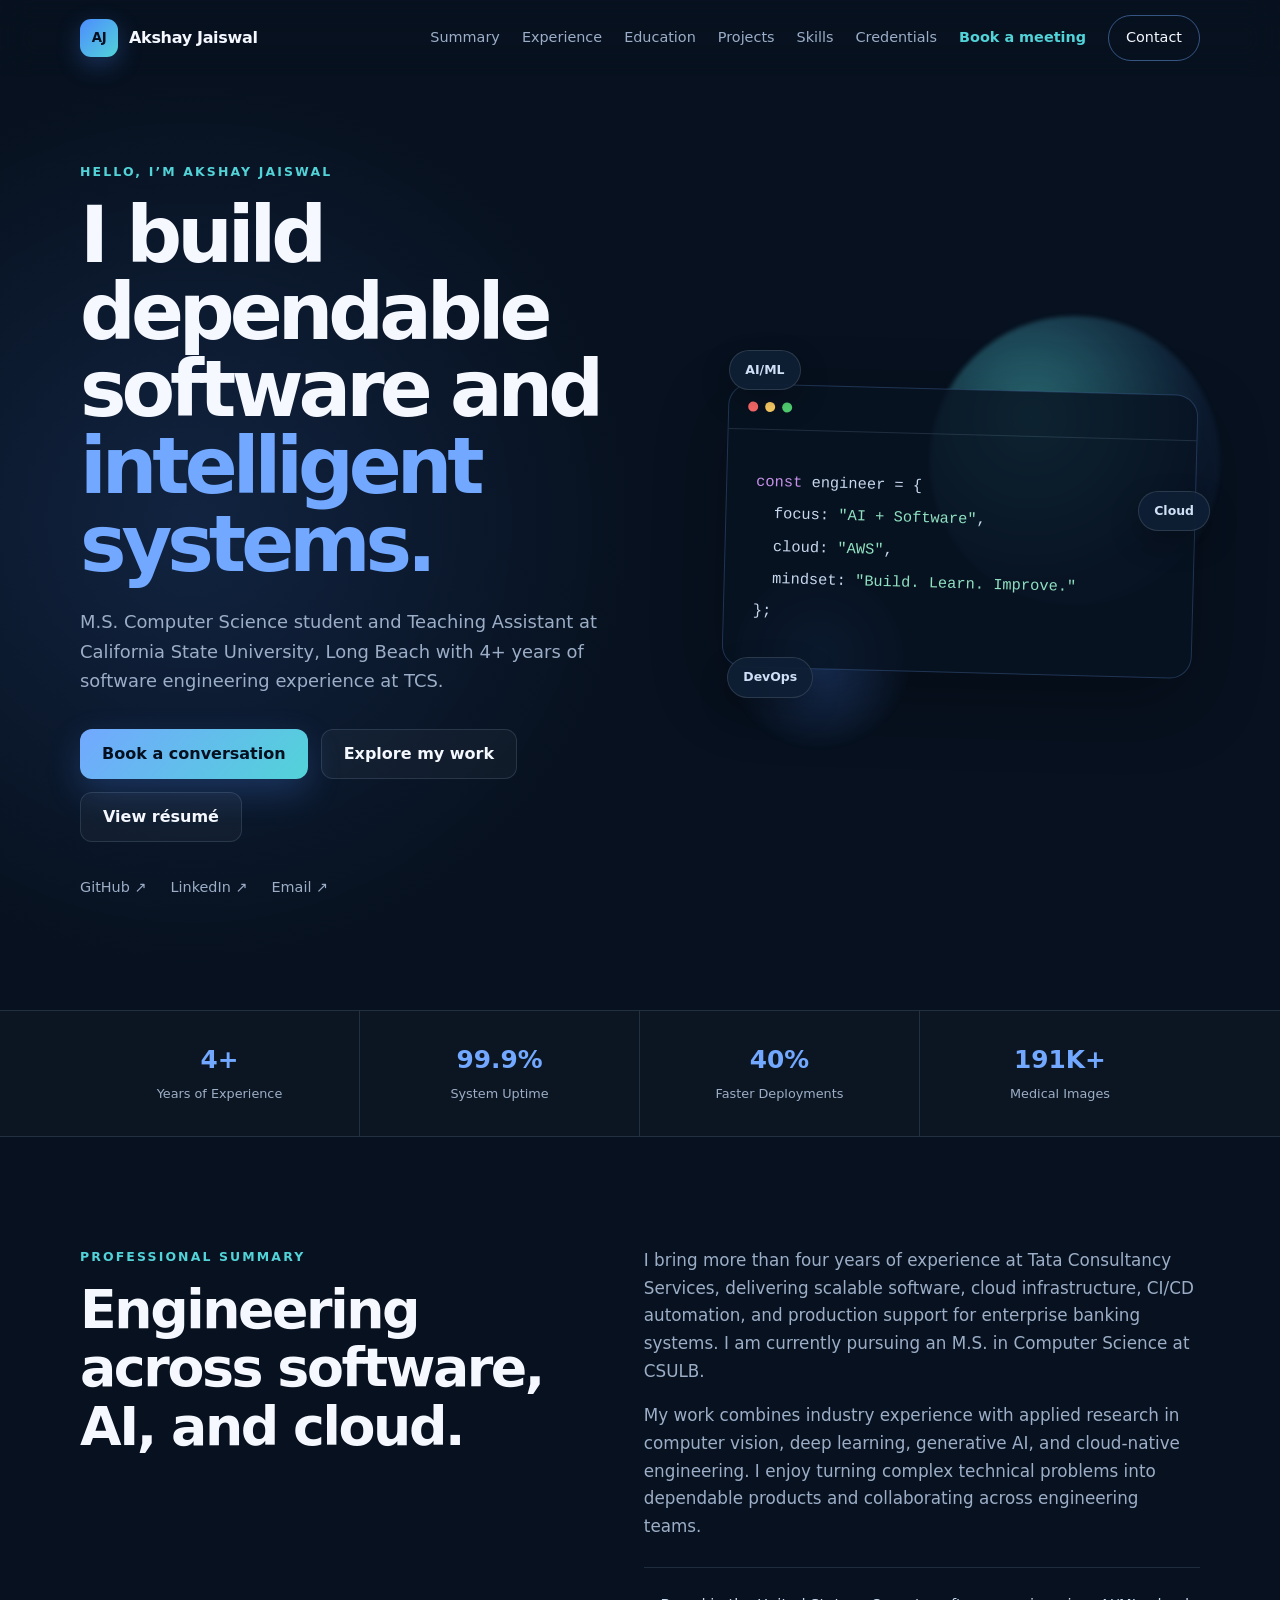
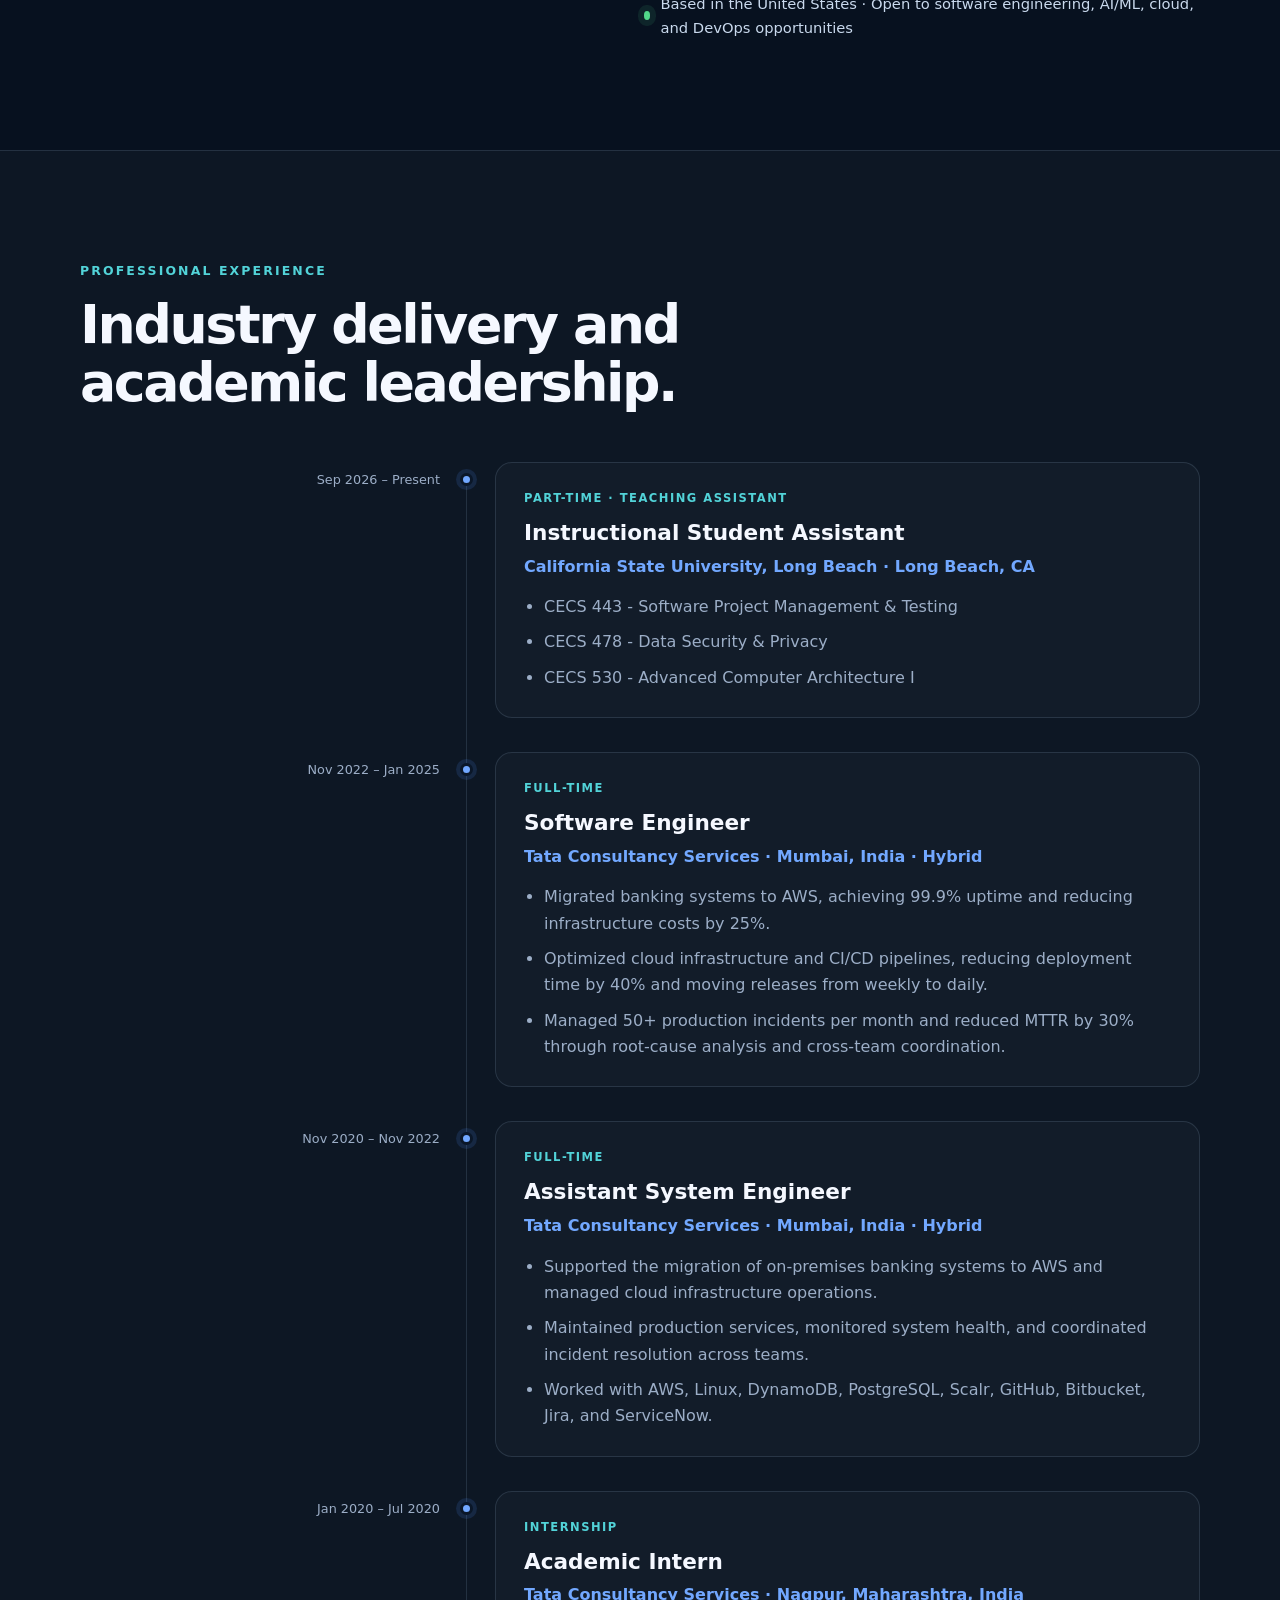
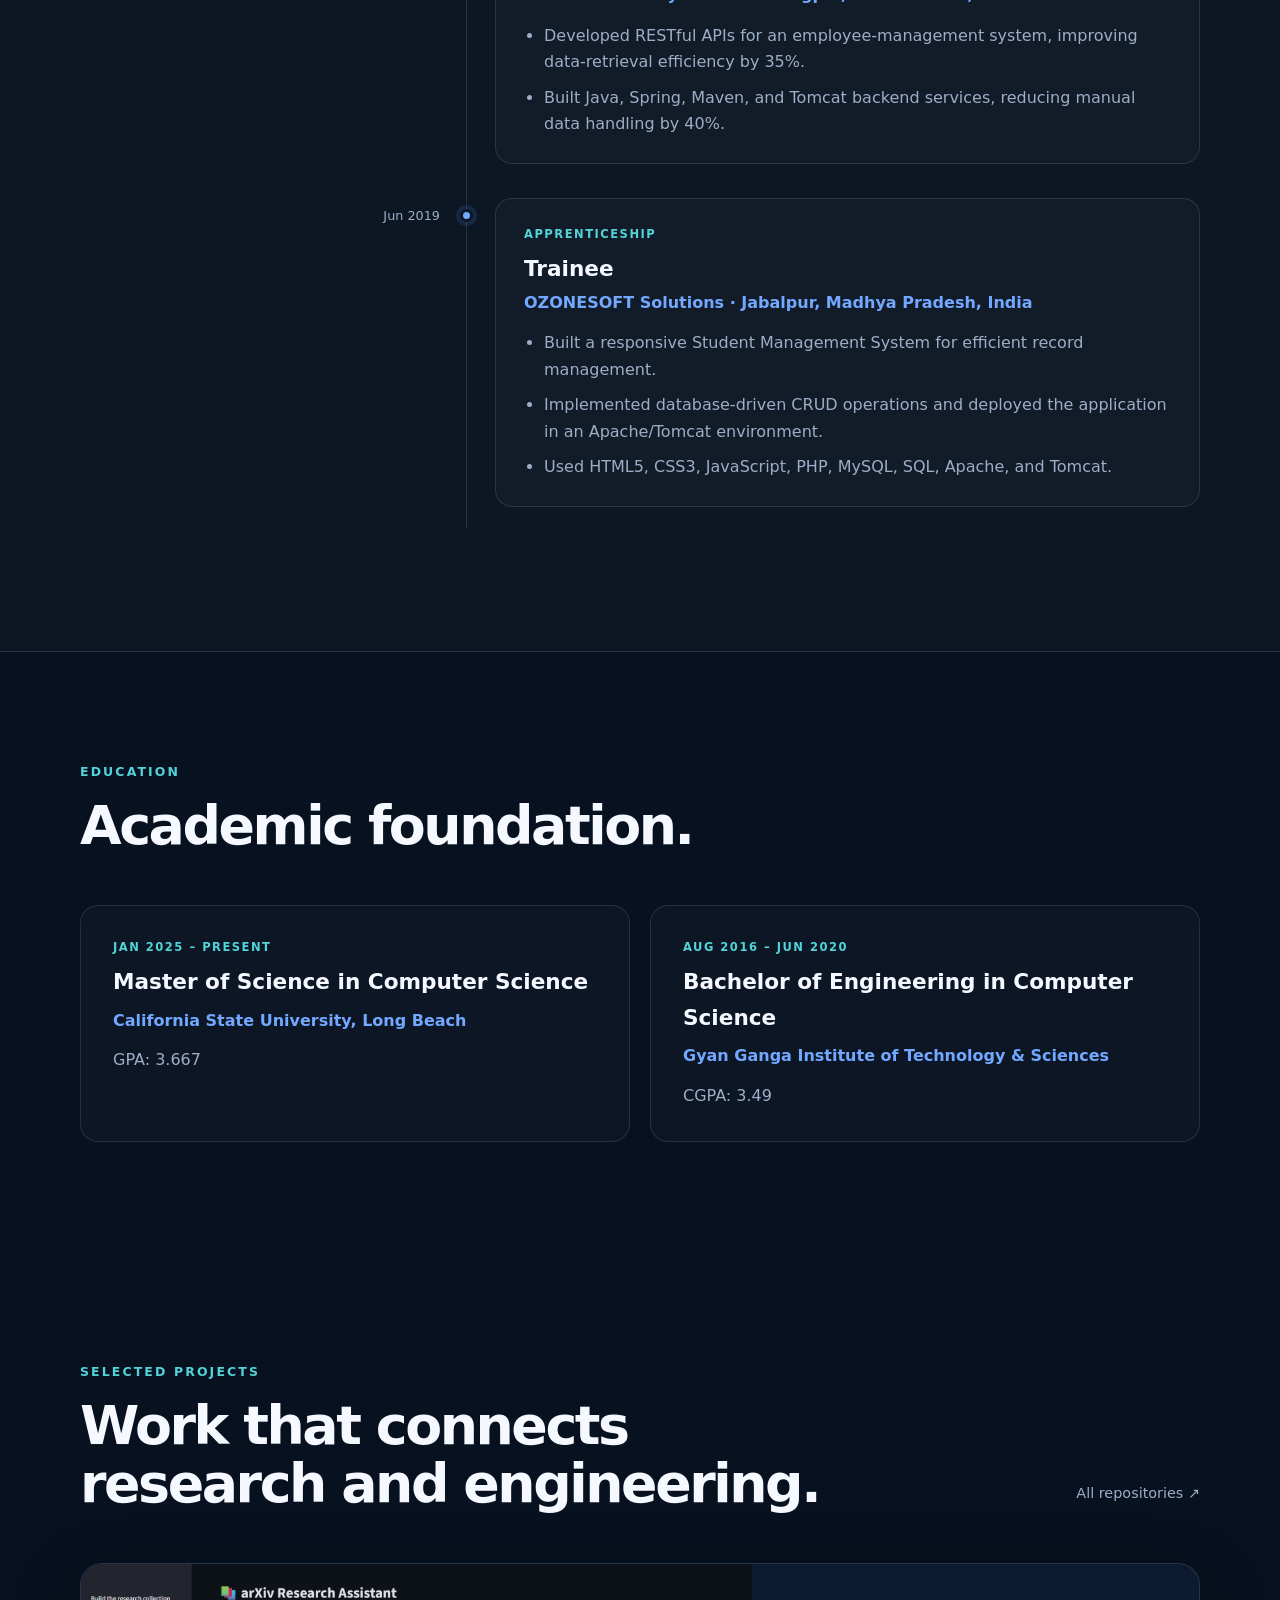
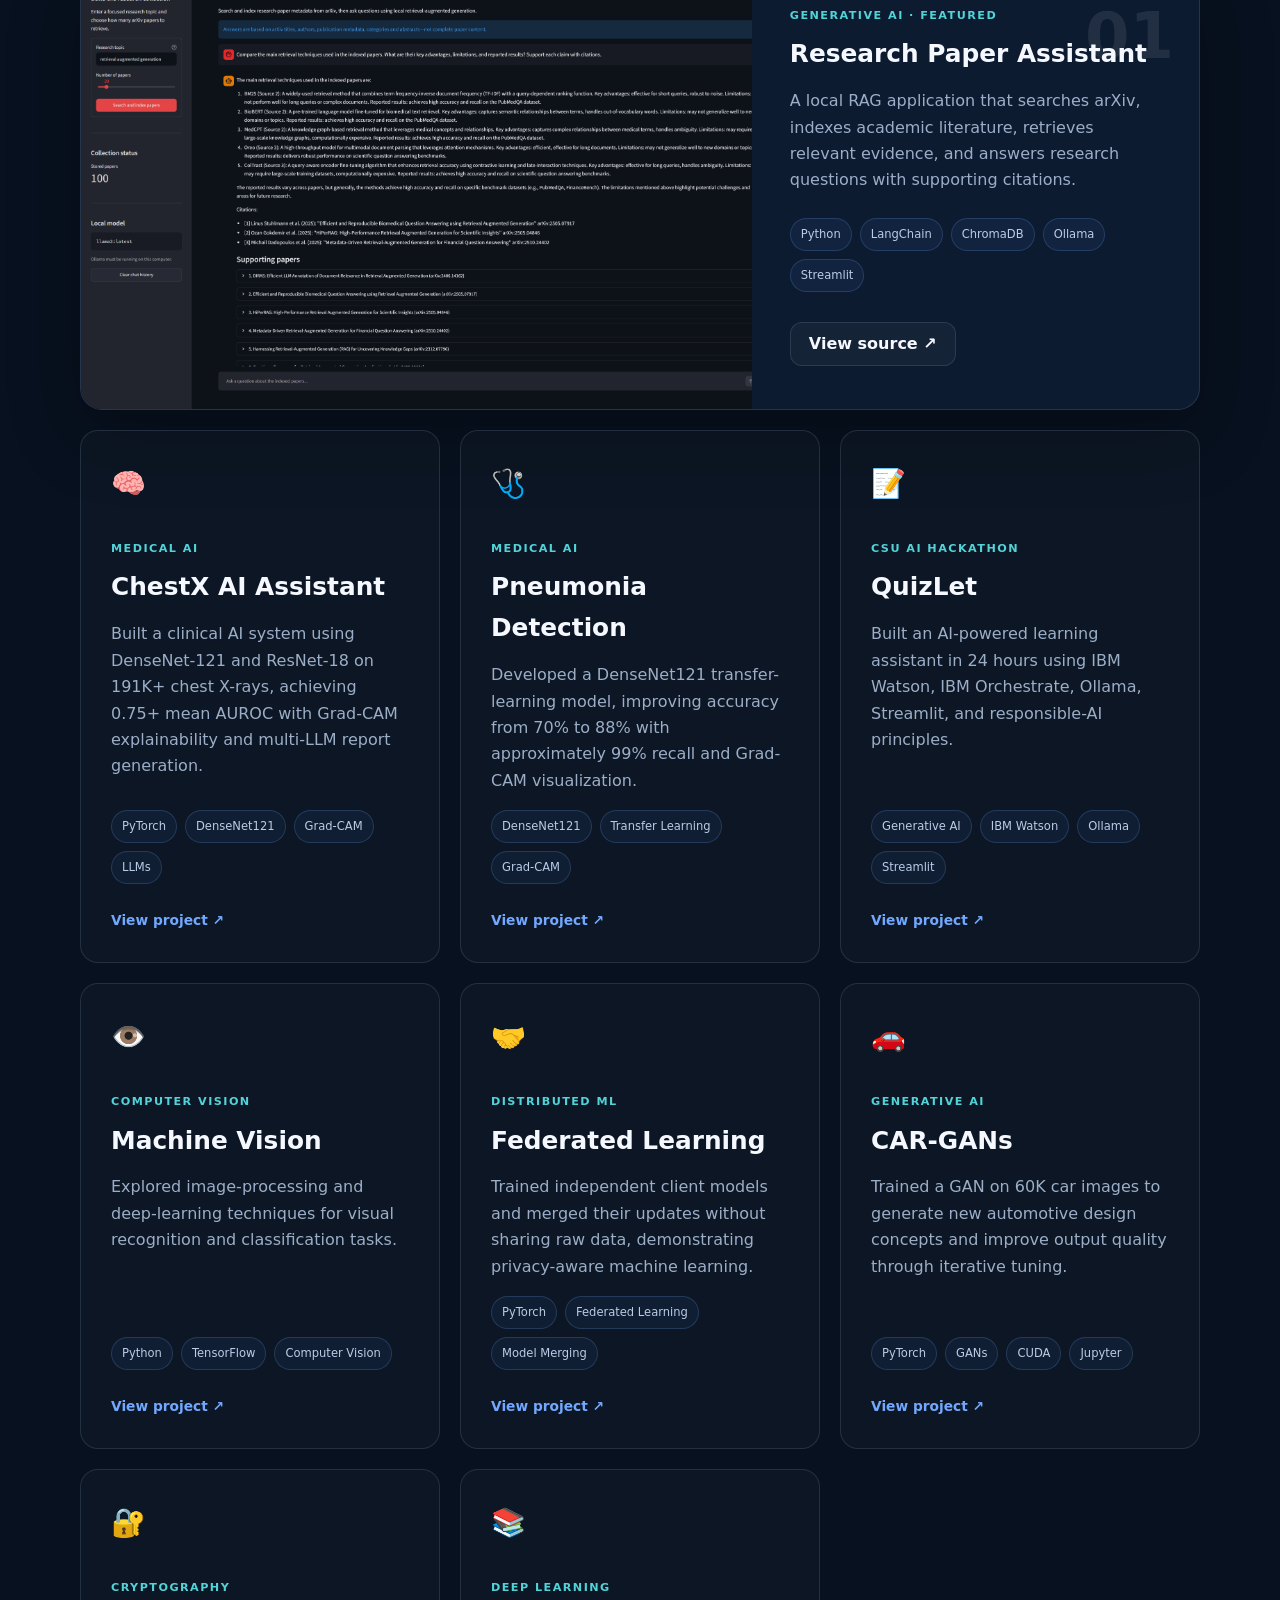
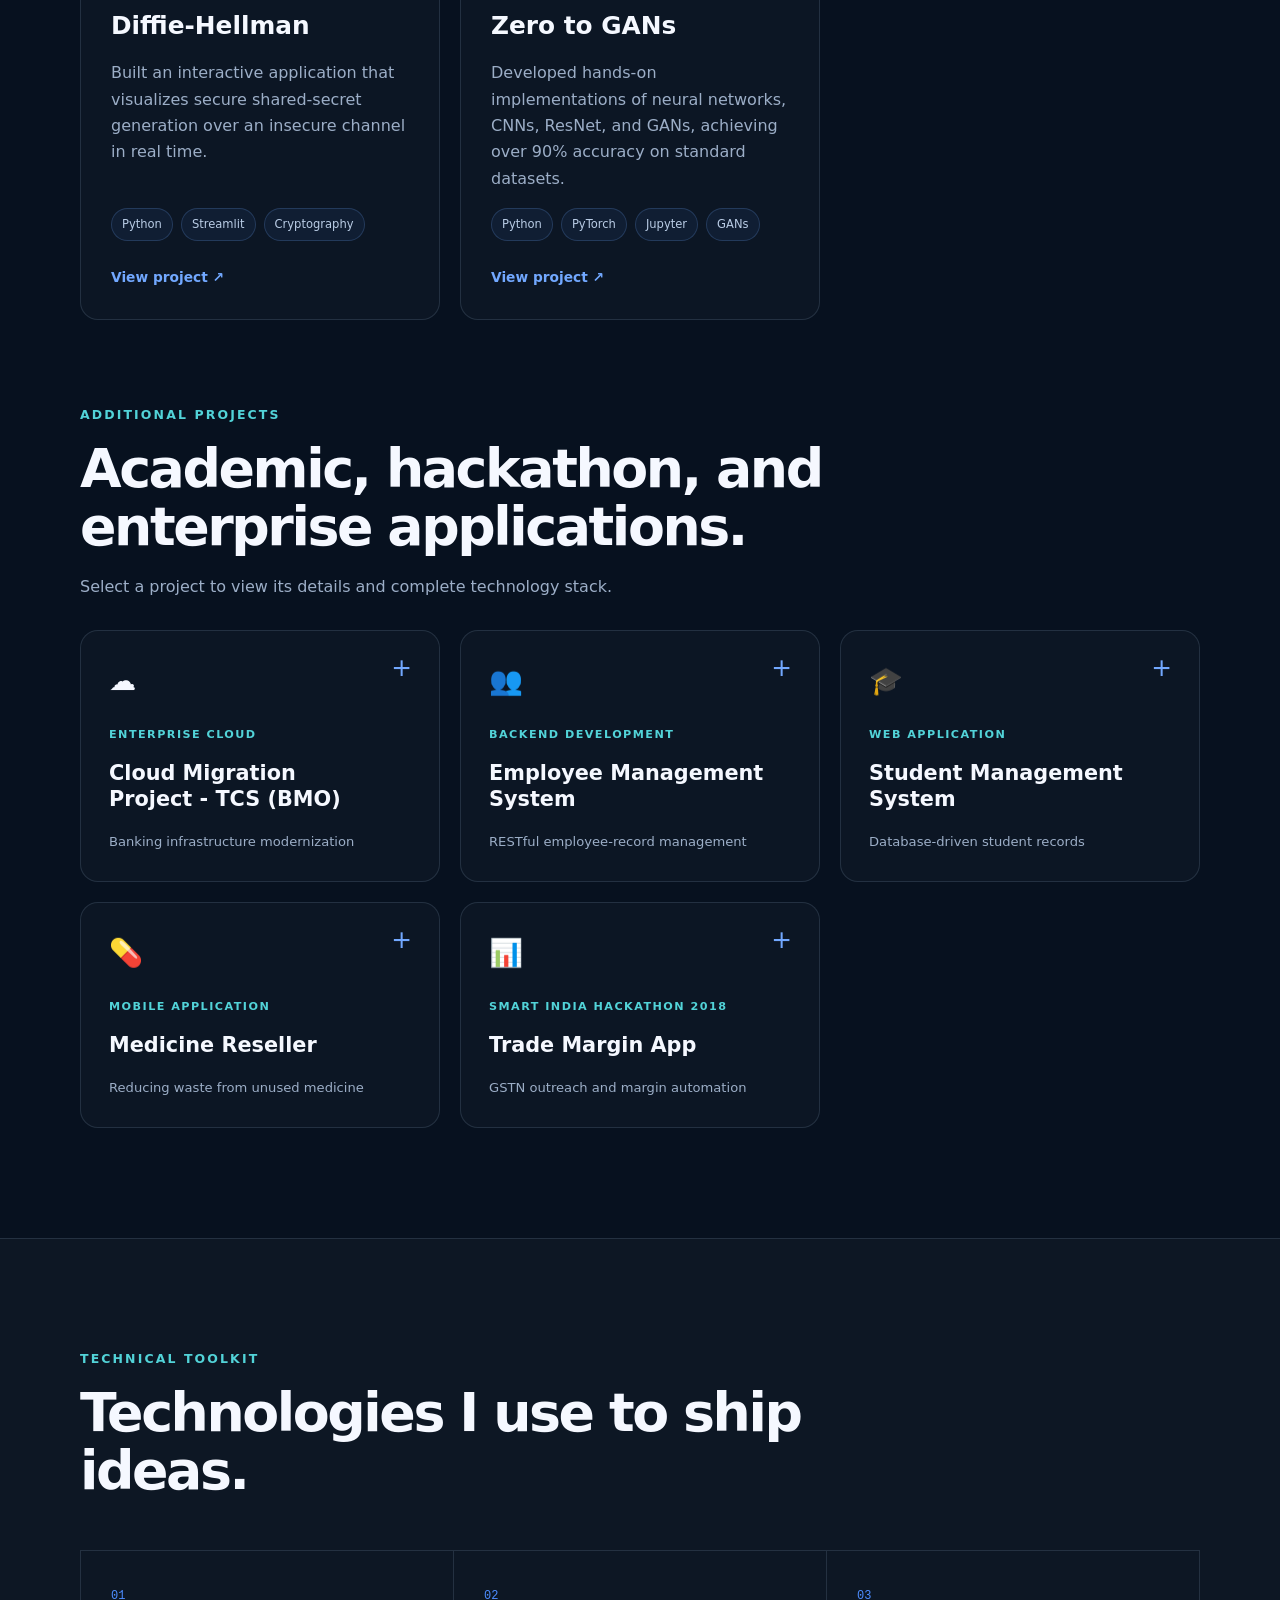
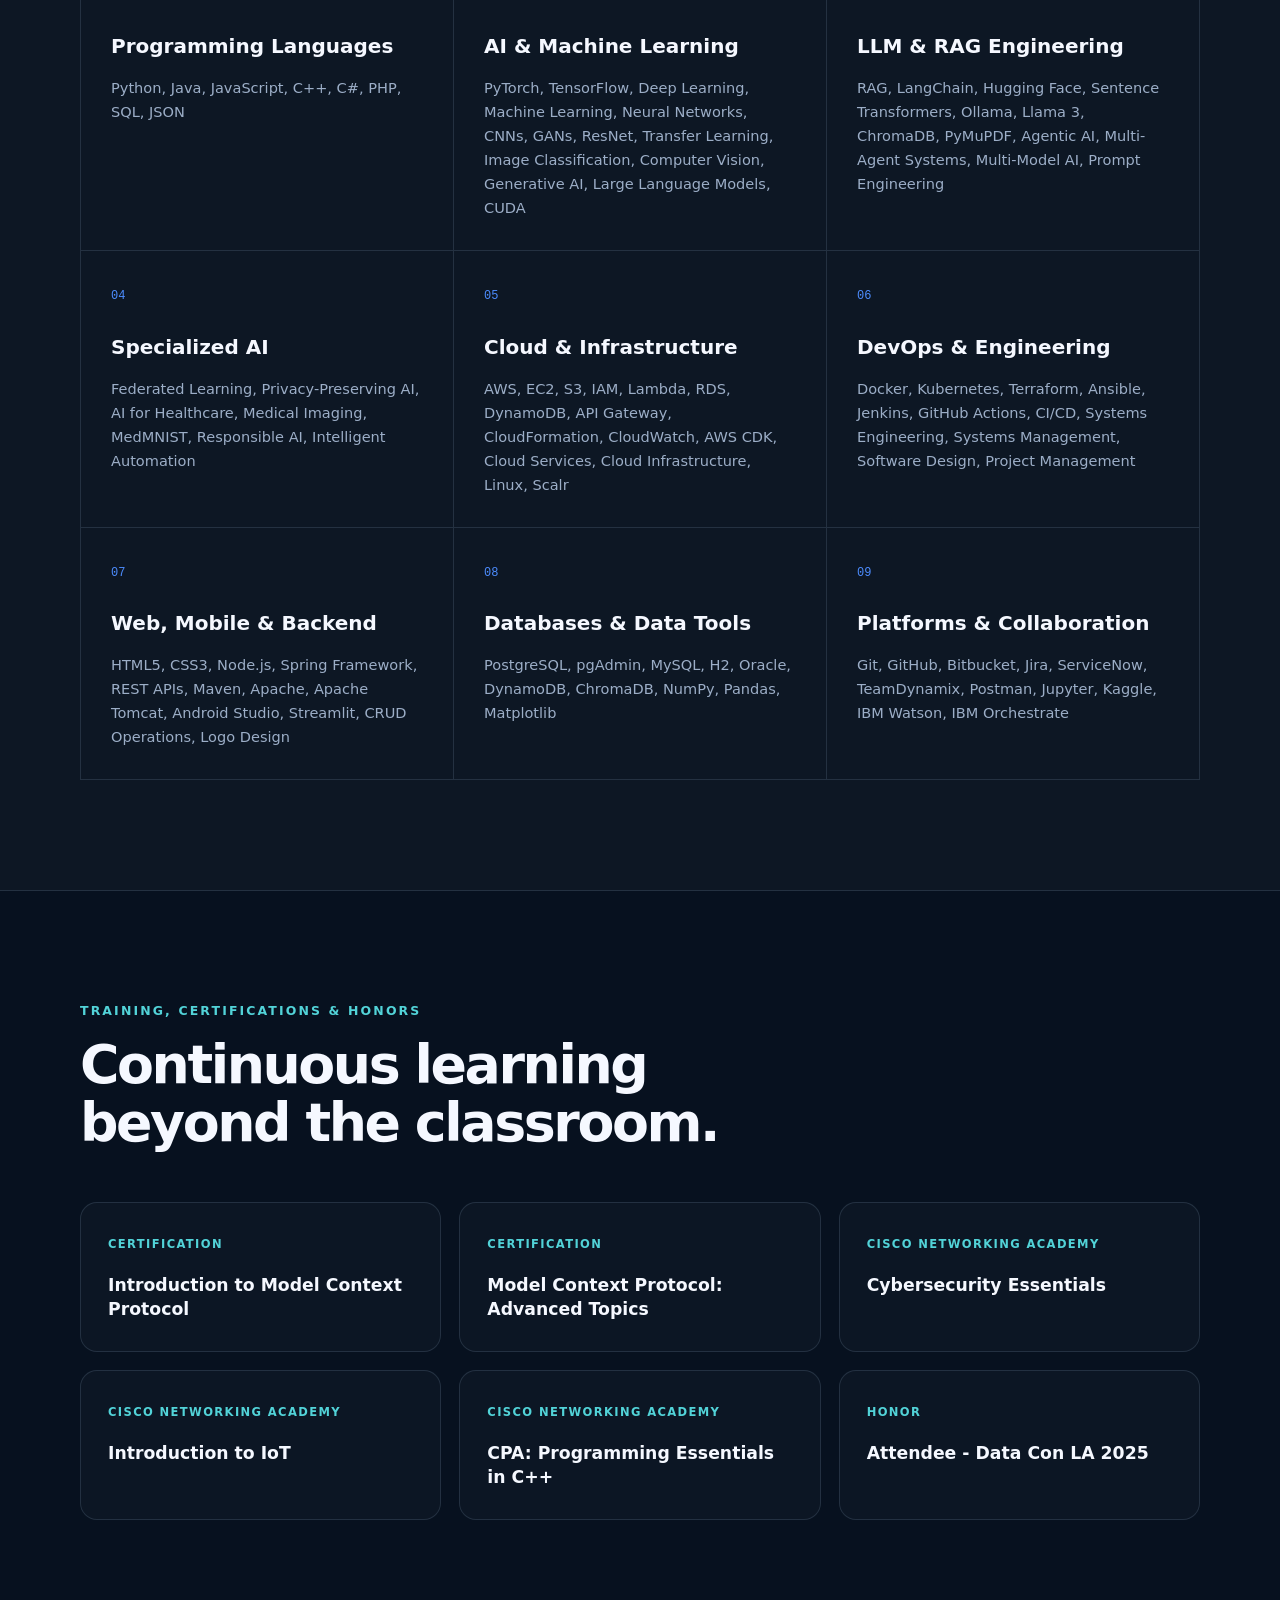
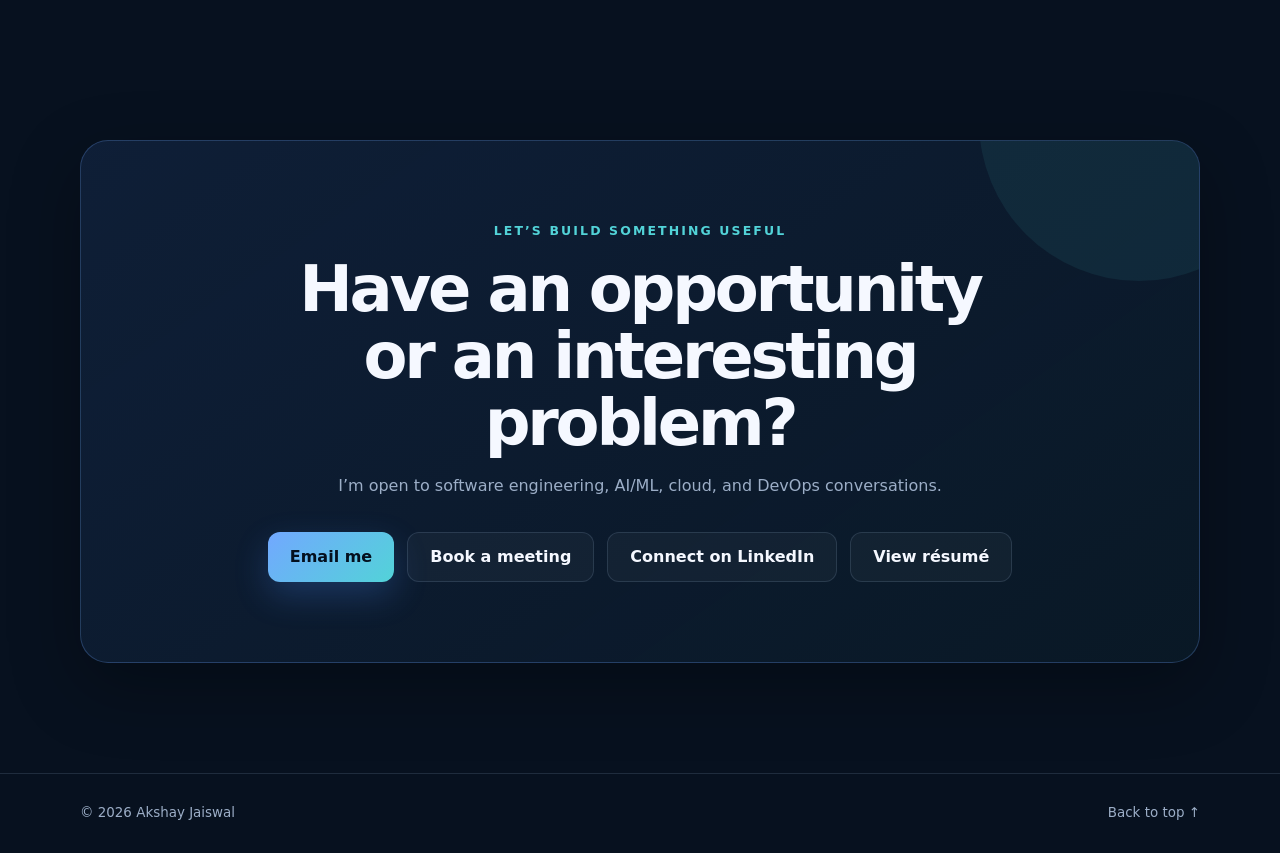
<file: index.html>
<!doctype html>
<html lang="en">
  <head>
    <meta charset="UTF-8" />
    <meta name="viewport" content="width=device-width, initial-scale=1.0" />
    <meta
      name="description"
      content="Akshay Jaiswal — Software, AI/ML, Cloud and DevOps Engineer. M.S. Computer Science student at CSULB and former TCS Software Engineer."
    />
    <meta name="theme-color" content="#07111f" />
    <title>Akshay Jaiswal | Software & AI/ML Engineer</title>
    <link rel="stylesheet" href="styles.css" />
  </head>
  <body>
    <header class="site-header" id="top">
      <nav class="nav container" aria-label="Main navigation">
        <a class="brand" href="#top" aria-label="Akshay Jaiswal home">
          <span class="brand-mark">AJ</span>
          <span>Akshay Jaiswal</span>
        </a>
        <button class="menu-toggle" type="button" aria-expanded="false" aria-controls="nav-links">
          <span></span><span></span><span></span>
          <span class="sr-only">Open navigation</span>
        </button>
        <div class="nav-links" id="nav-links">
          <a href="#summary">Summary</a>
          <a href="#experience">Experience</a>
          <a href="#education">Education</a>
          <a href="#projects">Projects</a>
          <a href="#skills">Skills</a>
          <a href="#certifications">Credentials</a>
          <a class="nav-book" href="booking.html">Book a meeting</a>
          <a class="nav-cta" href="#contact">Contact</a>
        </div>
      </nav>
    </header>

    <main>
      <section class="hero section container" aria-labelledby="hero-title">
        <div class="hero-copy reveal">
          <p class="eyebrow">Hello, I’m Akshay Jaiswal</p>
          <h1 id="hero-title">
            I build dependable software and
            <span>intelligent systems.</span>
          </h1>
          <p class="hero-description">
            M.S. Computer Science student and Teaching Assistant at California State University,
            Long Beach with 4+ years of software engineering experience at TCS.
          </p>
          <div class="hero-actions">
            <a class="button primary" href="booking.html">Book a conversation</a>
            <a class="button secondary" href="#projects">Explore my work</a>
            <a class="button secondary" href="assets/Akshay-Jaiswal-Resume.pdf" target="_blank">View résumé</a>
          </div>
          <div class="hero-links" aria-label="Social links">
            <a href="https://github.com/Jaiswal-Akshay" target="_blank" rel="noreferrer">GitHub ↗</a>
            <a href="https://www.linkedin.com/in/akshay-jaiswal-profile/" target="_blank" rel="noreferrer">LinkedIn ↗</a>
            <a href="mailto:jaiswalakshay57@gmail.com">Email ↗</a>
          </div>
        </div>

        <div class="hero-visual reveal" aria-label="Engineering focus areas">
          <div class="orb orb-one"></div>
          <div class="orb orb-two"></div>
          <div class="code-window">
            <div class="window-bar"><span></span><span></span><span></span></div>
            <div class="code-content">
              <p><span class="code-muted">const</span> engineer = {</p>
              <p>&nbsp;&nbsp;focus: <span class="code-string">"AI + Software"</span>,</p>
              <p>&nbsp;&nbsp;cloud: <span class="code-string">"AWS"</span>,</p>
              <p>&nbsp;&nbsp;mindset: <span class="code-string">"Build. Learn. Improve."</span></p>
              <p>};</p>
            </div>
          </div>
          <div class="floating-chip chip-one">AI/ML</div>
          <div class="floating-chip chip-two">Cloud</div>
          <div class="floating-chip chip-three">DevOps</div>
        </div>
      </section>

      <section class="metrics" aria-label="Profile highlights">
        <div class="container metric-grid">
          <div><strong>4+</strong><span>Years of Experience</span></div>
          <div><strong>99.9%</strong><span>System Uptime</span></div>
          <div><strong>40%</strong><span>Faster Deployments</span></div>
          <div><strong>191K+</strong><span>Medical Images</span></div>
        </div>
      </section>

      <section class="section container split-section" id="summary" aria-labelledby="summary-title">
        <div class="section-heading reveal">
          <p class="eyebrow">Professional summary</p>
          <h2 id="summary-title">Engineering across software, AI, and cloud.</h2>
        </div>
        <div class="about-copy reveal">
          <p>
            I bring more than four years of experience at Tata Consultancy Services, delivering
            scalable software, cloud infrastructure, CI/CD automation, and production support for
            enterprise banking systems. I am currently pursuing an M.S. in Computer Science at CSULB.
          </p>
          <p>
            My work combines industry experience with applied research in computer vision, deep
            learning, generative AI, and cloud-native engineering. I enjoy turning complex technical
            problems into dependable products and collaborating across engineering teams.
          </p>
          <div class="availability">
            <span class="status-dot"></span>
            Based in the United States · Open to software engineering, AI/ML, cloud, and DevOps opportunities
          </div>
        </div>
      </section>

      <section class="section section-muted" id="experience" aria-labelledby="experience-title">
        <div class="container">
          <div class="section-heading reveal">
            <p class="eyebrow">Professional experience</p>
            <h2 id="experience-title">Industry delivery and academic leadership.</h2>
          </div>
          <div class="timeline">
            <article class="timeline-item reveal">
              <div class="timeline-marker"></div>
              <div class="timeline-date">Sep 2026 – Present</div>
              <div class="timeline-card">
                <p class="role-type">Part-time · Teaching Assistant</p>
                <h3>Instructional Student Assistant</h3>
                <p class="organization">California State University, Long Beach · Long Beach, CA</p>
                <ul class="achievement-list">
                  <li>CECS 443 - Software Project Management &amp; Testing</li>
                  <li>CECS 478 - Data Security &amp; Privacy</li>
                  <li>CECS 530 - Advanced Computer Architecture I</li>
                </ul>
              </div>
            </article>
            <article class="timeline-item reveal">
              <div class="timeline-marker"></div>
              <div class="timeline-date">Nov 2022 – Jan 2025</div>
              <div class="timeline-card">
                <p class="role-type">Full-time</p>
                <h3>Software Engineer</h3>
                <p class="organization">Tata Consultancy Services · Mumbai, India · Hybrid</p>
                <ul class="achievement-list">
                  <li>Migrated banking systems to AWS, achieving 99.9% uptime and reducing infrastructure costs by 25%.</li>
                  <li>Optimized cloud infrastructure and CI/CD pipelines, reducing deployment time by 40% and moving releases from weekly to daily.</li>
                  <li>Managed 50+ production incidents per month and reduced MTTR by 30% through root-cause analysis and cross-team coordination.</li>
                </ul>
              </div>
            </article>
            <article class="timeline-item reveal">
              <div class="timeline-marker"></div>
              <div class="timeline-date">Nov 2020 – Nov 2022</div>
              <div class="timeline-card">
                <p class="role-type">Full-time</p>
                <h3>Assistant System Engineer</h3>
                <p class="organization">Tata Consultancy Services · Mumbai, India · Hybrid</p>
                <ul class="achievement-list">
                  <li>Supported the migration of on-premises banking systems to AWS and managed cloud infrastructure operations.</li>
                  <li>Maintained production services, monitored system health, and coordinated incident resolution across teams.</li>
                  <li>Worked with AWS, Linux, DynamoDB, PostgreSQL, Scalr, GitHub, Bitbucket, Jira, and ServiceNow.</li>
                </ul>
              </div>
            </article>
            <article class="timeline-item reveal">
              <div class="timeline-marker"></div>
              <div class="timeline-date">Jan 2020 – Jul 2020</div>
              <div class="timeline-card">
                <p class="role-type">Internship</p>
                <h3>Academic Intern</h3>
                <p class="organization">Tata Consultancy Services · Nagpur, Maharashtra, India</p>
                <ul class="achievement-list">
                  <li>Developed RESTful APIs for an employee-management system, improving data-retrieval efficiency by 35%.</li>
                  <li>Built Java, Spring, Maven, and Tomcat backend services, reducing manual data handling by 40%.</li>
                </ul>
              </div>
            </article>
            <article class="timeline-item reveal">
              <div class="timeline-marker"></div>
              <div class="timeline-date">Jun 2019</div>
              <div class="timeline-card">
                <p class="role-type">Apprenticeship</p>
                <h3>Trainee</h3>
                <p class="organization">OZONESOFT Solutions · Jabalpur, Madhya Pradesh, India</p>
                <ul class="achievement-list">
                  <li>Built a responsive Student Management System for efficient record management.</li>
                  <li>Implemented database-driven CRUD operations and deployed the application in an Apache/Tomcat environment.</li>
                  <li>Used HTML5, CSS3, JavaScript, PHP, MySQL, SQL, Apache, and Tomcat.</li>
                </ul>
              </div>
            </article>
          </div>
        </div>
      </section>

      <section class="section container" id="education" aria-labelledby="education-title">
        <div class="section-heading reveal">
          <p class="eyebrow">Education</p>
          <h2 id="education-title">Academic foundation.</h2>
        </div>
        <div class="education-grid">
          <article class="education-card reveal">
            <p class="role-type">Jan 2025 – Present</p>
            <h3>Master of Science in Computer Science</h3>
            <p class="organization">California State University, Long Beach</p>
            <p>GPA: 3.667</p>
          </article>
          <article class="education-card reveal">
            <p class="role-type">Aug 2016 – Jun 2020</p>
            <h3>Bachelor of Engineering in Computer Science</h3>
            <p class="organization">Gyan Ganga Institute of Technology &amp; Sciences</p>
            <p>CGPA: 3.49</p>
          </article>
        </div>
      </section>

      <section class="section container" id="projects" aria-labelledby="projects-title">
        <div class="section-heading project-heading reveal">
          <div>
            <p class="eyebrow">Selected projects</p>
            <h2 id="projects-title">Work that connects research and engineering.</h2>
          </div>
          <a class="text-link" href="https://github.com/Jaiswal-Akshay?tab=repositories" target="_blank" rel="noreferrer">All repositories ↗</a>
        </div>

        <div class="featured-project reveal">
          <div class="project-image research-image">
            <img src="assets/research-paper-assistant.png" alt="Research Paper Assistant Streamlit interface" />
          </div>
          <div class="project-content">
            <div class="project-number">01</div>
            <p class="project-type">Generative AI · Featured</p>
            <h3>Research Paper Assistant</h3>
            <p>
              A local RAG application that searches arXiv, indexes academic literature, retrieves
              relevant evidence, and answers research questions with supporting citations.
            </p>
            <ul class="tag-list" aria-label="Technologies">
              <li>Python</li><li>LangChain</li><li>ChromaDB</li><li>Ollama</li><li>Streamlit</li>
            </ul>
            <a class="button secondary small" href="https://github.com/Jaiswal-Akshay/Research-Paper-Assistant" target="_blank" rel="noreferrer">View source ↗</a>
          </div>
        </div>

        <div class="project-grid">
          <article class="project-card reveal">
            <div class="card-icon">🧠</div>
            <p class="project-type">Medical AI</p>
            <h3>ChestX AI Assistant</h3>
            <p>Built a clinical AI system using DenseNet-121 and ResNet-18 on 191K+ chest X-rays, achieving 0.75+ mean AUROC with Grad-CAM explainability and multi-LLM report generation.</p>
            <ul class="tag-list"><li>PyTorch</li><li>DenseNet121</li><li>Grad-CAM</li><li>LLMs</li></ul>
            <a href="https://github.com/Jaiswal-Akshay/ChestX-AI-Assistant" target="_blank" rel="noreferrer">View project ↗</a>
          </article>
          <article class="project-card reveal">
            <div class="card-icon">🩺</div>
            <p class="project-type">Medical AI</p>
            <h3>Pneumonia Detection</h3>
            <p>Developed a DenseNet121 transfer-learning model, improving accuracy from 70% to 88% with approximately 99% recall and Grad-CAM visualization.</p>
            <ul class="tag-list"><li>DenseNet121</li><li>Transfer Learning</li><li>Grad-CAM</li></ul>
            <a href="https://github.com/Jaiswal-Akshay/Pneumonia-Detection-with-Transfer-Learning" target="_blank" rel="noreferrer">View project ↗</a>
          </article>
          <article class="project-card reveal">
            <div class="card-icon">📝</div>
            <p class="project-type">CSU AI Hackathon</p>
            <h3>QuizLet</h3>
            <p>Built an AI-powered learning assistant in 24 hours using IBM Watson, IBM Orchestrate, Ollama, Streamlit, and responsible-AI principles.</p>
            <ul class="tag-list"><li>Generative AI</li><li>IBM Watson</li><li>Ollama</li><li>Streamlit</li></ul>
            <a href="https://github.com/AshuAhlawat/QuizLet" target="_blank" rel="noreferrer">View project ↗</a>
          </article>
        </div>

        <div class="project-grid all-projects-grid">
          <article class="project-card reveal">
            <div class="card-icon">👁️</div>
            <p class="project-type">Computer Vision</p>
            <h3>Machine Vision</h3>
            <p>Explored image-processing and deep-learning techniques for visual recognition and classification tasks.</p>
            <ul class="tag-list"><li>Python</li><li>TensorFlow</li><li>Computer Vision</li></ul>
            <a href="https://github.com/Jaiswal-Akshay/Machine-Vision" target="_blank" rel="noreferrer">View project ↗</a>
          </article>
          <article class="project-card reveal">
            <div class="card-icon">🤝</div>
            <p class="project-type">Distributed ML</p>
            <h3>Federated Learning</h3>
            <p>Trained independent client models and merged their updates without sharing raw data, demonstrating privacy-aware machine learning.</p>
            <ul class="tag-list"><li>PyTorch</li><li>Federated Learning</li><li>Model Merging</li></ul>
            <a href="https://github.com/Jaiswal-Akshay/Federated-Learning---Merging-Models" target="_blank" rel="noreferrer">View project ↗</a>
          </article>
          <article class="project-card reveal">
            <div class="card-icon">🚗</div>
            <p class="project-type">Generative AI</p>
            <h3>CAR-GANs</h3>
            <p>Trained a GAN on 60K car images to generate new automotive design concepts and improve output quality through iterative tuning.</p>
            <ul class="tag-list"><li>PyTorch</li><li>GANs</li><li>CUDA</li><li>Jupyter</li></ul>
            <a href="https://github.com/Jaiswal-Akshay/CAR-GANs" target="_blank" rel="noreferrer">View project ↗</a>
          </article>
          <article class="project-card reveal">
            <div class="card-icon">🔐</div>
            <p class="project-type">Cryptography</p>
            <h3>Diffie-Hellman</h3>
            <p>Built an interactive application that visualizes secure shared-secret generation over an insecure channel in real time.</p>
            <ul class="tag-list"><li>Python</li><li>Streamlit</li><li>Cryptography</li></ul>
            <a href="https://github.com/Jaiswal-Akshay/Diffie-Hellman" target="_blank" rel="noreferrer">View project ↗</a>
          </article>
          <article class="project-card reveal">
            <div class="card-icon">📚</div>
            <p class="project-type">Deep Learning</p>
            <h3>Zero to GANs</h3>
            <p>Developed hands-on implementations of neural networks, CNNs, ResNet, and GANs, achieving over 90% accuracy on standard datasets.</p>
            <ul class="tag-list"><li>Python</li><li>PyTorch</li><li>Jupyter</li><li>GANs</li></ul>
            <a href="https://github.com/Jaiswal-Akshay/Zero-to-GANS" target="_blank" rel="noreferrer">View project ↗</a>
          </article>
        </div>

        <div class="section-heading additional-project-heading reveal">
          <p class="eyebrow">Additional projects</p>
          <h2>Academic, hackathon, and enterprise applications.</h2>
          <p class="section-intro">Select a project to view its details and complete technology stack.</p>
        </div>

        <div class="expandable-project-grid">
          <details class="expandable-project reveal">
            <summary>
              <span class="expandable-icon">☁️</span>
              <span class="project-type">Enterprise Cloud</span>
              <strong>Cloud Migration Project - TCS (BMO)</strong>
              <small>Banking infrastructure modernization</small>
            </summary>
            <div class="expandable-content">
              <ul class="project-detail-list">
                <li>Migrated an on-premises banking system to AWS to improve scalability and reliability.</li>
                <li>Managed cloud infrastructure, production support, maintenance, monitoring, and incident resolution.</li>
              </ul>
              <p class="stack-label">Tech Stack</p>
              <p>AWS, DynamoDB, JavaScript, Linux, PostgreSQL, pgAdmin, AWS CDK, Terraform, Node.js, Scalr, GitHub, Bitbucket, Jira, ServiceNow</p>
            </div>
          </details>

          <details class="expandable-project reveal">
            <summary>
              <span class="expandable-icon">👥</span>
              <span class="project-type">Backend Development</span>
              <strong>Employee Management System</strong>
              <small>RESTful employee-record management</small>
            </summary>
            <div class="expandable-content">
              <ul class="project-detail-list">
                <li>Developed RESTful APIs and implemented CRUD operations for employee records.</li>
                <li>Built and deployed the backend using Spring Framework, Maven, and Tomcat 9.</li>
              </ul>
              <p class="stack-label">Tech Stack</p>
              <p>Java, Spring Framework, REST APIs, Maven, Apache Tomcat 9, H2 Database, CRUD Operations</p>
            </div>
          </details>

          <details class="expandable-project reveal">
            <summary>
              <span class="expandable-icon">🎓</span>
              <span class="project-type">Web Application</span>
              <strong>Student Management System</strong>
              <small>Database-driven student records</small>
            </summary>
            <div class="expandable-content">
              <ul class="project-detail-list">
                <li>Built a responsive web application for efficient student-record management.</li>
                <li>Implemented database-driven CRUD operations and deployed the application in an Apache/Tomcat environment.</li>
              </ul>
              <p class="stack-label">Tech Stack</p>
              <p>HTML5, CSS3, JavaScript, PHP, MySQL, SQL, Apache, Tomcat, CRUD Operations</p>
            </div>
          </details>

          <details class="expandable-project reveal">
            <summary>
              <span class="expandable-icon">💊</span>
              <span class="project-type">Mobile Application</span>
              <strong>Medicine Reseller</strong>
              <small>Reducing waste from unused medicine</small>
            </summary>
            <div class="expandable-content">
              <ul class="project-detail-list">
                <li>Designed a platform for users to list, sell, and purchase unused medicines at lower prices.</li>
                <li>Integrated medicine inventory data with mobile and backend workflows.</li>
              </ul>
              <p class="stack-label">Tech Stack</p>
              <p>Android Studio, Java, PHP, Apache, Tomcat, MySQL, Logo Design</p>
            </div>
          </details>

          <details class="expandable-project reveal">
            <summary>
              <span class="expandable-icon">📊</span>
              <span class="project-type">Smart India Hackathon 2018</span>
              <strong>Trade Margin App</strong>
              <small>GSTN outreach and margin automation</small>
            </summary>
            <div class="expandable-content">
              <ul class="project-detail-list">
                <li>Automated SMS and email outreach to GSTN-registered organizations using REG-1 contact data.</li>
                <li>Collected top-product details, calculated trade margins, and generated digital receipts.</li>
              </ul>
              <p class="stack-label">Tech Stack</p>
              <p>Android Studio, Java, PHP, Apache, Tomcat, MySQL, Logo Design, SMS/Email Integration, Receipt Generation</p>
            </div>
          </details>
        </div>
      </section>

      <section class="section section-muted" id="skills" aria-labelledby="skills-title">
        <div class="container">
          <div class="section-heading reveal">
            <p class="eyebrow">Technical toolkit</p>
            <h2 id="skills-title">Technologies I use to ship ideas.</h2>
          </div>
          <div class="skills-grid">
            <article class="skill-group reveal"><span>01</span><h3>Programming Languages</h3><p>Python, Java, JavaScript, C++, C#, PHP, SQL, JSON</p></article>
            <article class="skill-group reveal"><span>02</span><h3>AI &amp; Machine Learning</h3><p>PyTorch, TensorFlow, Deep Learning, Machine Learning, Neural Networks, CNNs, GANs, ResNet, Transfer Learning, Image Classification, Computer Vision, Generative AI, Large Language Models, CUDA</p></article>
            <article class="skill-group reveal"><span>03</span><h3>LLM &amp; RAG Engineering</h3><p>RAG, LangChain, Hugging Face, Sentence Transformers, Ollama, Llama 3, ChromaDB, PyMuPDF, Agentic AI, Multi-Agent Systems, Multi-Model AI, Prompt Engineering</p></article>
            <article class="skill-group reveal"><span>04</span><h3>Specialized AI</h3><p>Federated Learning, Privacy-Preserving AI, AI for Healthcare, Medical Imaging, MedMNIST, Responsible AI, Intelligent Automation</p></article>
            <article class="skill-group reveal"><span>05</span><h3>Cloud &amp; Infrastructure</h3><p>AWS, EC2, S3, IAM, Lambda, RDS, DynamoDB, API Gateway, CloudFormation, CloudWatch, AWS CDK, Cloud Services, Cloud Infrastructure, Linux, Scalr</p></article>
            <article class="skill-group reveal"><span>06</span><h3>DevOps &amp; Engineering</h3><p>Docker, Kubernetes, Terraform, Ansible, Jenkins, GitHub Actions, CI/CD, Systems Engineering, Systems Management, Software Design, Project Management</p></article>
            <article class="skill-group reveal"><span>07</span><h3>Web, Mobile &amp; Backend</h3><p>HTML5, CSS3, Node.js, Spring Framework, REST APIs, Maven, Apache, Apache Tomcat, Android Studio, Streamlit, CRUD Operations, Logo Design</p></article>
            <article class="skill-group reveal"><span>08</span><h3>Databases &amp; Data Tools</h3><p>PostgreSQL, pgAdmin, MySQL, H2, Oracle, DynamoDB, ChromaDB, NumPy, Pandas, Matplotlib</p></article>
            <article class="skill-group reveal"><span>09</span><h3>Platforms &amp; Collaboration</h3><p>Git, GitHub, Bitbucket, Jira, ServiceNow, TeamDynamix, Postman, Jupyter, Kaggle, IBM Watson, IBM Orchestrate</p></article>
          </div>
        </div>
      </section>

      <section class="section container" id="certifications" aria-labelledby="certifications-title">
        <div class="section-heading reveal">
          <p class="eyebrow">Training, certifications &amp; honors</p>
          <h2 id="certifications-title">Continuous learning beyond the classroom.</h2>
        </div>
        <div class="credentials-grid">
          <article class="credential-card reveal"><span>Certification</span><h3>Introduction to Model Context Protocol</h3></article>
          <article class="credential-card reveal"><span>Certification</span><h3>Model Context Protocol: Advanced Topics</h3></article>
          <article class="credential-card reveal"><span>Cisco Networking Academy</span><h3>Cybersecurity Essentials</h3></article>
          <article class="credential-card reveal"><span>Cisco Networking Academy</span><h3>Introduction to IoT</h3></article>
          <article class="credential-card reveal"><span>Cisco Networking Academy</span><h3>CPA: Programming Essentials in C++</h3></article>
          <article class="credential-card reveal"><span>Honor</span><h3>Attendee - Data Con LA 2025</h3></article>
        </div>
      </section>

      <section class="section container contact" id="contact" aria-labelledby="contact-title">
        <div class="contact-panel reveal">
          <p class="eyebrow">Let’s build something useful</p>
          <h2 id="contact-title">Have an opportunity or an interesting problem?</h2>
          <p>I’m open to software engineering, AI/ML, cloud, and DevOps conversations.</p>
          <div class="hero-actions">
            <a class="button primary" href="mailto:jaiswalakshay57@gmail.com">Email me</a>
            <a class="button secondary" href="booking.html">Book a meeting</a>
            <a class="button secondary" href="https://www.linkedin.com/in/akshay-jaiswal-profile/" target="_blank" rel="noreferrer">Connect on LinkedIn</a>
            <a class="button secondary" href="assets/Akshay-Jaiswal-Resume.pdf" target="_blank">View résumé</a>
          </div>
        </div>
      </section>
    </main>

    <footer class="footer">
      <div class="container">
        <p>© <span id="year"></span> Akshay Jaiswal</p>
        <button class="back-to-top" id="back-to-top" type="button">Back to top ↑</button>
      </div>
    </footer>
    <script src="script.js"></script>
  </body>
</html>
</file>
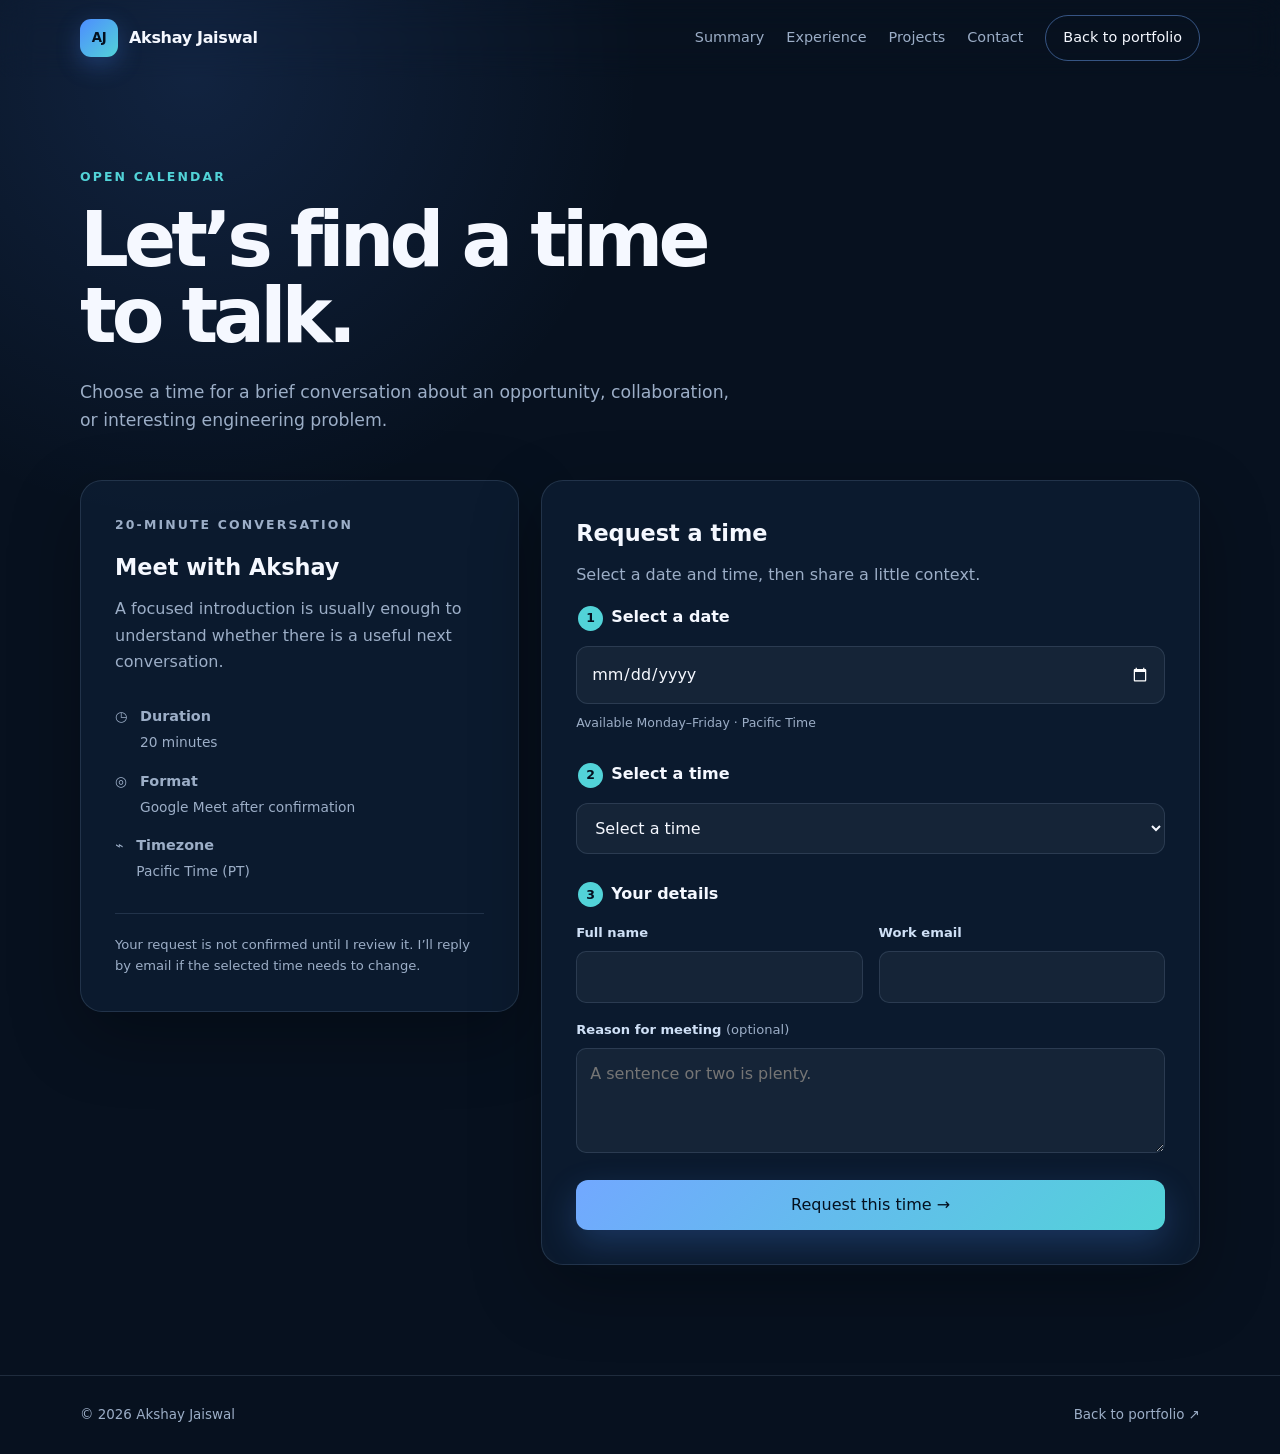
<file: booking.html>
<!doctype html>
<html lang="en">
  <head>
    <meta charset="UTF-8" />
    <meta name="viewport" content="width=device-width, initial-scale=1.0" />
    <meta name="description" content="Book a conversation with Akshay Jaiswal." />
    <meta name="theme-color" content="#07111f" />
    <title>Book a meeting | Akshay Jaiswal</title>
    <link rel="stylesheet" href="styles.css" />
  </head>
  <body class="booking-page">
    <header class="site-header" id="top">
      <nav class="nav container" aria-label="Main navigation">
        <a class="brand" href="index.html" aria-label="Akshay Jaiswal home">
          <span class="brand-mark">AJ</span>
          <span>Akshay Jaiswal</span>
        </a>
        <button class="menu-toggle" type="button" aria-expanded="false" aria-controls="nav-links">
          <span></span><span></span><span></span>
          <span class="sr-only">Open navigation</span>
        </button>
        <div class="nav-links" id="nav-links">
          <a href="index.html#summary">Summary</a>
          <a href="index.html#experience">Experience</a>
          <a href="index.html#projects">Projects</a>
          <a href="index.html#contact">Contact</a>
          <a class="nav-cta" href="index.html">Back to portfolio</a>
        </div>
      </nav>
    </header>

    <main class="booking-main container">
      <section class="booking-intro reveal">
        <p class="eyebrow">Open calendar</p>
        <h1>Let’s find a time to talk.</h1>
        <p>Choose a time for a brief conversation about an opportunity, collaboration, or interesting engineering problem.</p>
      </section>

      <div class="booking-layout">
        <aside class="booking-card booking-details reveal">
          <p class="eyebrow">20-minute conversation</p>
          <h2>Meet with Akshay</h2>
          <p>A focused introduction is usually enough to understand whether there is a useful next conversation.</p>
          <div class="meeting-meta">
            <div><span class="meta-icon">◷</span><span><strong>Duration</strong><span>20 minutes</span></span></div>
            <div><span class="meta-icon">◎</span><span><strong>Format</strong><span>Google Meet after confirmation</span></span></div>
            <div><span class="meta-icon">⌁</span><span><strong>Timezone</strong><span>Pacific Time (PT)</span></span></div>
          </div>
          <p class="booking-note">Your request is not confirmed until I review it. I’ll reply by email if the selected time needs to change.</p>
        </aside>

        <section class="booking-card reveal" aria-labelledby="booking-form-title">
          <h2 id="booking-form-title">Request a time</h2>
          <p>Select a date and time, then share a little context.</p>
          <form class="booking-form" id="booking-form">
            <fieldset class="booking-step">
              <legend><span class="step-number">1</span>Select a date</legend>
              <div class="calendar-field">
                <label class="sr-only" for="meeting-date">Meeting date</label>
                <input id="meeting-date" name="date" type="date" required />
                <span>Available Monday–Friday · Pacific Time</span>
              </div>
            </fieldset>

            <fieldset class="booking-step">
              <legend><span class="step-number">2</span>Select a time</legend>
              <label class="sr-only" for="meeting-time">Meeting time</label>
              <select id="meeting-time" name="time" class="time-select" required>
                <option value="" selected disabled>Select a time</option>
              </select>
            </fieldset>

            <fieldset class="booking-step">
              <legend><span class="step-number">3</span>Your details</legend>
              <div class="field-grid">
                <div class="field"><label for="name">Full name</label><input id="name" name="name" autocomplete="name" required /></div>
                <div class="field"><label for="email">Work email</label><input id="email" name="email" type="email" autocomplete="email" required /></div>
                <div class="field full"><label for="message">Reason for meeting <span class="optional">(optional)</span></label><textarea id="message" name="message" placeholder="A sentence or two is plenty."></textarea></div>
              </div>
            </fieldset>

            <p class="form-status" id="form-status" role="status"></p>
            <button class="button primary booking-submit" type="submit">Request this time →</button>
          </form>
        </section>
      </div>
    </main>

    <footer class="footer booking-footer">
      <div class="container"><p>© <span id="year"></span> Akshay Jaiswal</p><a class="back-to-top" href="index.html">Back to portfolio ↗</a></div>
    </footer>
    <script src="booking-config.js"></script>
    <script src="booking.js"></script>
  </body>
</html>
</file>
<file: styles.css>
:root {
  --bg: #07111f;
  --bg-soft: #0b1728;
  --panel: rgba(15, 31, 53, 0.8);
  --panel-solid: #0f1f35;
  --text: #f5f8ff;
  --muted: #9caec7;
  --blue: #4d8dff;
  --blue-bright: #72a8ff;
  --cyan: #52d3d8;
  --line: rgba(158, 184, 218, 0.16);
  --shadow: 0 24px 70px rgba(0, 0, 0, 0.3);
  --radius: 22px;
}

* { box-sizing: border-box; }
html { scroll-behavior: smooth; }
body {
  margin: 0;
  color: var(--text);
  background:
    radial-gradient(circle at 15% 5%, rgba(77, 141, 255, 0.15), transparent 28rem),
    var(--bg);
  font-family: Inter, ui-sans-serif, system-ui, -apple-system, BlinkMacSystemFont, "Segoe UI", sans-serif;
  line-height: 1.65;
}
a { color: inherit; text-decoration: none; }
img { display: block; max-width: 100%; }
.container { width: min(1120px, calc(100% - 40px)); margin-inline: auto; }
.section { padding: 110px 0; }
.section-muted { background: rgba(255, 255, 255, 0.025); border-block: 1px solid var(--line); }
.sr-only { position: absolute; width: 1px; height: 1px; padding: 0; margin: -1px; overflow: hidden; clip: rect(0, 0, 0, 0); white-space: nowrap; border: 0; }

.site-header { position: sticky; top: 0; z-index: 20; border-bottom: 1px solid transparent; backdrop-filter: blur(16px); }
.site-header.scrolled { background: rgba(7, 17, 31, 0.86); border-color: var(--line); }
.nav { min-height: 76px; display: flex; align-items: center; justify-content: space-between; }
.brand { display: inline-flex; align-items: center; gap: 11px; font-weight: 750; letter-spacing: -0.02em; }
.brand-mark { display: grid; place-items: center; width: 38px; height: 38px; border-radius: 11px; background: linear-gradient(135deg, var(--blue), var(--cyan)); color: #04101f; font-size: 0.83rem; box-shadow: 0 8px 24px rgba(77, 141, 255, 0.28); }
.nav-links { display: flex; align-items: center; gap: 22px; color: var(--muted); font-size: 0.9rem; }
.nav-links a { transition: color 180ms ease; }
.nav-links a:hover { color: var(--text); }
.nav-cta { padding: 10px 17px; border: 1px solid rgba(114, 168, 255, 0.45); border-radius: 999px; color: var(--text) !important; }
.nav-book { color: var(--cyan) !important; font-weight: 750; }
.menu-toggle { display: none; background: transparent; border: 0; padding: 8px; }
.menu-toggle span:not(.sr-only) { display: block; width: 24px; height: 2px; margin: 5px; background: var(--text); }

.hero { min-height: 780px; display: grid; grid-template-columns: 1.08fr 0.92fr; gap: 75px; align-items: center; padding-top: 85px; }
.eyebrow { margin: 0 0 14px; color: var(--cyan); font-size: 0.78rem; font-weight: 800; letter-spacing: 0.17em; text-transform: uppercase; }
h1, h2, h3, p { margin-top: 0; }
h1 { max-width: 760px; margin-bottom: 24px; font-size: clamp(3.1rem, 6.1vw, 5.9rem); line-height: 0.99; letter-spacing: -0.064em; }
h1 span { display: block; color: var(--blue-bright); }
.hero-description { max-width: 680px; color: var(--muted); font-size: 1.12rem; }
.hero-actions { display: flex; flex-wrap: wrap; gap: 13px; margin-top: 33px; }
.button { display: inline-flex; align-items: center; justify-content: center; min-height: 50px; padding: 0 22px; border-radius: 12px; font-weight: 750; transition: transform 180ms ease, border-color 180ms ease, background 180ms ease; }
.button:hover { transform: translateY(-2px); }
.button.primary { color: #04101f; background: linear-gradient(135deg, var(--blue-bright), var(--cyan)); box-shadow: 0 13px 34px rgba(77, 141, 255, 0.24); }
.button.secondary { border: 1px solid var(--line); background: rgba(255, 255, 255, 0.035); }
.button.secondary:hover { border-color: rgba(114, 168, 255, 0.55); }
.button.small { min-height: 44px; padding-inline: 18px; }
.hero-links { display: flex; flex-wrap: wrap; gap: 24px; margin-top: 34px; color: var(--muted); font-size: 0.9rem; }
.hero-links a:hover, .text-link:hover { color: var(--blue-bright); }

.hero-visual { position: relative; min-height: 470px; display: grid; place-items: center; }
.code-window { position: relative; z-index: 2; width: min(100%, 470px); overflow: hidden; border: 1px solid rgba(114, 168, 255, 0.23); border-radius: var(--radius); background: rgba(8, 19, 34, 0.82); box-shadow: var(--shadow); transform: rotate(1.5deg); }
.window-bar { display: flex; gap: 7px; padding: 17px 19px; border-bottom: 1px solid var(--line); }
.window-bar span { width: 10px; height: 10px; border-radius: 50%; background: #ff6b6b; }
.window-bar span:nth-child(2) { background: #ffd166; }
.window-bar span:nth-child(3) { background: #52d273; }
.code-content { padding: 36px 29px 40px; color: #c7d8ee; font: 0.96rem/2.1 ui-monospace, SFMono-Regular, Menlo, monospace; }
.code-content p { margin-bottom: 0; }
.code-muted { color: #c792ea; }
.code-string { color: #8fe1c1; }
.orb { position: absolute; border-radius: 50%; filter: blur(2px); }
.orb-one { width: 290px; height: 290px; right: -20px; top: 20px; background: radial-gradient(circle at 35% 35%, rgba(82, 211, 216, 0.48), rgba(77, 141, 255, 0.08) 65%, transparent); }
.orb-two { width: 190px; height: 190px; left: 5px; bottom: 15px; background: radial-gradient(circle at 50% 50%, rgba(77, 141, 255, 0.34), transparent 70%); }
.floating-chip { position: absolute; z-index: 3; padding: 9px 15px; border: 1px solid rgba(255, 255, 255, 0.12); border-radius: 999px; background: rgba(15, 31, 53, 0.92); color: #cfe0f6; font-size: 0.78rem; font-weight: 750; box-shadow: 0 12px 30px rgba(0, 0, 0, 0.24); }
.chip-one { top: 54px; left: 10px; }
.chip-two { right: -10px; top: 195px; }
.chip-three { left: 8px; bottom: 68px; }

.metrics { border-block: 1px solid var(--line); background: rgba(255, 255, 255, 0.02); }
.metric-grid { display: grid; grid-template-columns: repeat(4, 1fr); }
.metric-grid div { padding: 29px 22px; text-align: center; border-right: 1px solid var(--line); }
.metric-grid div:last-child { border-right: 0; }
.metric-grid strong { display: block; color: var(--blue-bright); font-size: 1.55rem; }
.metric-grid span { color: var(--muted); font-size: 0.8rem; }

.split-section { display: grid; grid-template-columns: 0.92fr 1.08fr; gap: 90px; }
.section-heading { margin-bottom: 50px; }
.section-heading h2 { max-width: 750px; margin: 0; font-size: clamp(2.25rem, 4.2vw, 3.8rem); line-height: 1.08; letter-spacing: -0.045em; }
.split-section .section-heading { margin-bottom: 0; }
.about-copy { color: var(--muted); font-size: 1.05rem; }
.availability { display: flex; align-items: center; gap: 10px; margin-top: 26px; padding-top: 24px; border-top: 1px solid var(--line); color: #c9d9ed; font-size: 0.92rem; }
.status-dot { width: 9px; height: 9px; border-radius: 50%; background: #51d88a; box-shadow: 0 0 0 6px rgba(81, 216, 138, 0.1); }

.timeline { position: relative; max-width: 900px; margin-left: auto; }
.timeline::before { content: ""; position: absolute; left: 166px; top: 12px; bottom: 12px; width: 1px; background: var(--line); }
.timeline-item { position: relative; display: grid; grid-template-columns: 140px 1fr; gap: 55px; padding-bottom: 34px; }
.timeline-marker { position: absolute; left: 160px; top: 11px; width: 13px; height: 13px; border: 3px solid var(--bg-soft); border-radius: 50%; background: var(--blue-bright); box-shadow: 0 0 0 4px rgba(77, 141, 255, 0.14); }
.timeline-date { padding-top: 7px; color: var(--muted); font-size: 0.8rem; text-align: right; }
.timeline-card { padding: 26px 28px; border: 1px solid var(--line); border-radius: 17px; background: rgba(255, 255, 255, 0.025); }
.timeline-card h3 { margin-bottom: 3px; font-size: 1.35rem; }
.role-type { margin-bottom: 7px; color: var(--cyan); font-size: 0.72rem; font-weight: 800; letter-spacing: 0.13em; text-transform: uppercase; }
.organization { margin-bottom: 13px; color: var(--blue-bright); font-weight: 700; }
.timeline-card p:last-child { margin-bottom: 0; color: var(--muted); }
.achievement-list { margin: 14px 0 0; padding-left: 20px; color: var(--muted); }
.achievement-list li + li { margin-top: 9px; }

.education-grid { display: grid; grid-template-columns: repeat(2, 1fr); gap: 20px; }
.education-card { padding: 32px; border: 1px solid var(--line); border-radius: 18px; background: rgba(255, 255, 255, 0.025); }
.education-card h3 { margin-bottom: 8px; font-size: 1.35rem; }
.education-card p:last-child { margin-bottom: 0; color: var(--muted); }

.project-heading { display: flex; align-items: end; justify-content: space-between; gap: 30px; }
.text-link { flex: 0 0 auto; padding-bottom: 7px; color: var(--muted); font-size: 0.9rem; }
.featured-project { display: grid; grid-template-columns: 1.2fr 0.8fr; overflow: hidden; border: 1px solid var(--line); border-radius: var(--radius); background: var(--panel); box-shadow: var(--shadow); }
.project-image { min-height: 440px; background: #101826; }
.project-image img { width: 100%; height: 100%; object-fit: cover; object-position: left top; opacity: 0.89; transition: transform 500ms ease, opacity 300ms ease; }
.featured-project:hover .project-image img { transform: scale(1.025); opacity: 1; }
.project-content { position: relative; padding: 43px 38px; }
.project-number { position: absolute; top: 20px; right: 25px; color: rgba(255, 255, 255, 0.09); font-size: 4rem; font-weight: 900; }
.project-type { margin-bottom: 9px; color: var(--cyan); font-size: 0.7rem; font-weight: 850; letter-spacing: 0.13em; text-transform: uppercase; }
.project-content h3, .project-card h3 { margin-bottom: 13px; font-size: 1.55rem; }
.project-content > p:not(.project-type), .project-card > p:not(.project-type) { color: var(--muted); }
.tag-list { display: flex; flex-wrap: wrap; gap: 8px; margin: 24px 0 30px; padding: 0; list-style: none; }
.tag-list li { padding: 6px 10px; border: 1px solid rgba(114, 168, 255, 0.2); border-radius: 999px; color: #b9cce5; background: rgba(77, 141, 255, 0.07); font-size: 0.72rem; }
.project-grid { display: grid; grid-template-columns: repeat(3, 1fr); gap: 20px; margin-top: 20px; }
.project-card { position: relative; min-height: 440px; display: flex; flex-direction: column; padding: 30px; border: 1px solid var(--line); border-radius: 18px; background: rgba(255, 255, 255, 0.025); transition: transform 220ms ease, border-color 220ms ease, background 220ms ease; }
.project-card:hover { transform: translateY(-5px); border-color: rgba(114, 168, 255, 0.35); background: rgba(255, 255, 255, 0.04); }
.card-icon { margin-bottom: 33px; font-size: 1.75rem; }
.project-card .tag-list { margin-top: auto; margin-bottom: 25px; }
.project-card > a { color: var(--blue-bright); font-weight: 750; font-size: 0.86rem; }
.all-projects-grid { margin-top: 20px; }

.additional-project-heading { margin-top: 85px; margin-bottom: 30px; }
.additional-project-heading h2 { max-width: 820px; }
.section-intro { max-width: 680px; margin: 18px 0 0; color: var(--muted); }
.expandable-project-grid { display: grid; grid-template-columns: repeat(3, 1fr); align-items: start; gap: 20px; }
.expandable-project { overflow: hidden; border: 1px solid var(--line); border-radius: 18px; background: rgba(255, 255, 255, 0.025); transition: border-color 200ms ease, background 200ms ease; }
.expandable-project:hover, .expandable-project[open] { border-color: rgba(114, 168, 255, 0.35); background: rgba(255, 255, 255, 0.04); }
.expandable-project summary { position: relative; min-height: 210px; display: flex; flex-direction: column; padding: 28px 54px 28px 28px; cursor: pointer; list-style: none; }
.expandable-project summary::-webkit-details-marker { display: none; }
.expandable-project summary::after { content: "+"; position: absolute; top: 25px; right: 27px; color: var(--blue-bright); font-size: 1.55rem; line-height: 1; }
.expandable-project[open] summary::after { content: "−"; }
.expandable-project summary strong { margin-top: 8px; font-size: 1.3rem; line-height: 1.25; }
.expandable-project summary small { margin-top: auto; padding-top: 18px; color: var(--muted); font-size: 0.82rem; }
.expandable-icon { margin-bottom: 22px; font-size: 1.7rem; }
.expandable-content { padding: 0 28px 28px; border-top: 1px solid var(--line); color: var(--muted); }
.project-detail-list { margin: 23px 0; padding-left: 19px; }
.project-detail-list li + li { margin-top: 9px; }
.stack-label { margin: 0 0 5px; color: var(--cyan); font-size: 0.72rem; font-weight: 800; letter-spacing: 0.12em; text-transform: uppercase; }
.expandable-content > p:last-child { margin-bottom: 0; }

.skills-grid { display: grid; grid-template-columns: repeat(3, 1fr); border-top: 1px solid var(--line); border-left: 1px solid var(--line); }
.skill-group { min-height: 210px; padding: 30px; border-right: 1px solid var(--line); border-bottom: 1px solid var(--line); }
.skill-group span { color: var(--blue); font: 0.75rem ui-monospace, monospace; }
.skill-group h3 { margin: 23px 0 13px; font-size: 1.25rem; }
.skill-group p { margin: 0; color: var(--muted); font-size: 0.91rem; }

.credentials-grid { display: grid; grid-template-columns: repeat(3, 1fr); gap: 18px; }
.credential-card { min-height: 150px; padding: 27px; border: 1px solid var(--line); border-radius: 17px; background: rgba(255, 255, 255, 0.025); }
.credential-card span { color: var(--cyan); font-size: 0.72rem; font-weight: 800; letter-spacing: 0.12em; text-transform: uppercase; }
.credential-card h3 { margin: 17px 0 0; font-size: 1.08rem; line-height: 1.4; }

.contact { text-align: center; }
.contact-panel { position: relative; overflow: hidden; padding: 80px 30px; border: 1px solid rgba(114, 168, 255, 0.25); border-radius: 28px; background: linear-gradient(145deg, rgba(77, 141, 255, 0.11), rgba(82, 211, 216, 0.04)); box-shadow: var(--shadow); }
.contact-panel::before { content: ""; position: absolute; width: 320px; height: 320px; right: -100px; top: -180px; border-radius: 50%; background: rgba(82, 211, 216, 0.08); }
.contact-panel h2 { max-width: 760px; margin: 0 auto 16px; font-size: clamp(2.25rem, 5vw, 4rem); line-height: 1.05; letter-spacing: -0.05em; }
.contact-panel > p:not(.eyebrow) { color: var(--muted); }
.contact-panel .hero-actions { justify-content: center; }

/* Booking page */
.booking-page { min-height: 100vh; }
.booking-main { padding: 90px 0 110px; }
.booking-intro { max-width: 760px; margin-bottom: 45px; }
.booking-intro h1 { max-width: 720px; font-size: clamp(3rem, 6vw, 5.3rem); }
.booking-intro p:not(.eyebrow) { max-width: 650px; color: var(--muted); font-size: 1.08rem; }
.booking-layout { display: grid; grid-template-columns: 0.8fr 1.2fr; gap: 22px; align-items: start; }
.booking-card { padding: 34px; border: 1px solid var(--line); border-radius: 22px; background: rgba(15, 31, 53, 0.72); box-shadow: var(--shadow); }
.booking-card h2 { margin-bottom: 10px; font-size: 1.4rem; }
.booking-card > p { color: var(--muted); }
.booking-details { position: sticky; top: 100px; }
.meeting-meta { display: grid; gap: 16px; margin: 30px 0; }
.meeting-meta div { display: flex; gap: 13px; align-items: flex-start; }
.meta-icon { color: var(--cyan); font-size: 1.1rem; }
.meeting-meta strong { display: block; margin-bottom: 2px; font-size: 0.9rem; }
.meeting-meta span { color: var(--muted); font-size: 0.86rem; }
.booking-note { margin: 0; padding-top: 20px; border-top: 1px solid var(--line); color: var(--muted); font-size: 0.82rem; }
.booking-form { display: grid; gap: 27px; }
.booking-step { margin: 0; padding: 0; border: 0; }
.booking-step legend { margin-bottom: 15px; color: var(--text); font-size: 1rem; font-weight: 800; }
.step-number { display: inline-grid; place-items: center; width: 25px; height: 25px; margin-right: 8px; border-radius: 50%; color: #04101f; background: var(--cyan); font-size: 0.78rem; }
.calendar-field { display: grid; gap: 9px; }
.calendar-field input, .time-select { width: 100%; border: 1px solid var(--line); border-radius: 12px; outline: 0; padding: 14px; color: var(--text); background: rgba(255, 255, 255, 0.045); font: inherit; color-scheme: dark; }
.calendar-field input:focus, .time-select:focus { border-color: var(--blue-bright); box-shadow: 0 0 0 3px rgba(114, 168, 255, 0.1); }
.calendar-field span { color: var(--muted); font-size: 0.78rem; }
.time-select option { color: #07111f; background: #f5f8ff; }
.field-grid { display: grid; grid-template-columns: repeat(2, 1fr); gap: 16px; }
.field { display: grid; gap: 7px; }
.field.full { grid-column: 1 / -1; }
.field label { color: #cfe0f6; font-size: 0.82rem; font-weight: 700; }
.optional { color: var(--muted); font-weight: 500; }
.field input, .field textarea, .field select { width: 100%; border: 1px solid var(--line); border-radius: 10px; outline: 0; padding: 12px 13px; color: var(--text); background: rgba(255, 255, 255, 0.045); font: inherit; }
.field textarea { min-height: 105px; resize: vertical; }
.field input:focus, .field textarea:focus, .field select:focus { border-color: var(--blue-bright); box-shadow: 0 0 0 3px rgba(114, 168, 255, 0.1); }
.field select option { color: #07111f; }
.booking-submit { width: 100%; border: 0; cursor: pointer; font: inherit; }
.form-status { display: none; margin: 0; padding: 14px 16px; border: 1px solid rgba(81, 216, 138, 0.35); border-radius: 12px; color: #b9f2ca; background: rgba(81, 216, 138, 0.08); font-size: 0.88rem; }
.form-status.visible { display: block; }
.form-status.error { border-color: rgba(255, 107, 107, 0.35); color: #ffc2c2; background: rgba(255, 107, 107, 0.08); }
.booking-footer { margin-top: 0; }

.footer { padding: 28px 0; border-top: 1px solid var(--line); color: var(--muted); font-size: 0.84rem; }
.footer .container { display: flex; justify-content: space-between; gap: 20px; }
.footer p { margin: 0; }
.back-to-top { padding: 0; border: 0; color: var(--muted); background: transparent; font: inherit; cursor: pointer; }
.back-to-top:hover { color: var(--text); }

.reveal { opacity: 0; transform: translateY(22px); transition: opacity 650ms ease, transform 650ms ease; }
.reveal.visible { opacity: 1; transform: translateY(0); }

@media (max-width: 900px) {
  .section { padding: 85px 0; }
  .hero { min-height: auto; grid-template-columns: 1fr; gap: 30px; padding-top: 95px; }
  .hero-visual { min-height: 390px; }
  .metric-grid { grid-template-columns: repeat(2, 1fr); }
  .metric-grid div:nth-child(2) { border-right: 0; }
  .metric-grid div:nth-child(-n+2) { border-bottom: 1px solid var(--line); }
  .split-section { grid-template-columns: 1fr; gap: 35px; }
  .featured-project { grid-template-columns: 1fr; }
  .project-image { min-height: 340px; }
  .project-grid, .skills-grid, .credentials-grid, .expandable-project-grid { grid-template-columns: repeat(2, 1fr); }
  .booking-layout { grid-template-columns: 1fr; }
  .booking-details { position: static; }
}

@media (max-width: 680px) {
  .container { width: min(100% - 28px, 1120px); }
  .menu-toggle { display: block; cursor: pointer; }
  .nav-links { position: absolute; top: 76px; left: 14px; right: 14px; display: none; flex-direction: column; align-items: stretch; gap: 0; padding: 12px; border: 1px solid var(--line); border-radius: 15px; background: rgba(7, 17, 31, 0.98); box-shadow: var(--shadow); }
  .nav-links.open { display: flex; }
  .nav-links a { padding: 12px; }
  .nav-cta { margin-top: 6px; text-align: center; }
  h1 { font-size: clamp(3rem, 15vw, 4.2rem); }
  .hero-description { font-size: 1rem; }
  .hero-visual { min-height: 330px; }
  .code-content { padding: 29px 22px 32px; font-size: 0.76rem; }
  .chip-two { right: 0; }
  .project-heading { display: block; }
  .project-heading .text-link { display: inline-block; margin-top: 18px; }
  .project-grid, .skills-grid, .education-grid, .credentials-grid, .expandable-project-grid { grid-template-columns: 1fr; }
  .field-grid { grid-template-columns: 1fr 1fr; }
  .field.full { grid-column: 1 / -1; }
  .booking-card { padding: 24px 19px; }
  .project-card { min-height: auto; }
  .project-content { padding: 33px 25px; }
  .timeline::before { left: 6px; }
  .timeline-item { grid-template-columns: 1fr; gap: 9px; padding-left: 31px; }
  .timeline-marker { left: 0; }
  .timeline-date { text-align: left; }
  .timeline-card { padding: 23px; }
  .contact-panel { padding: 60px 20px; }
  .footer .container { flex-direction: column; }
}

@media (prefers-reduced-motion: reduce) {
  html { scroll-behavior: auto; }
  *, *::before, *::after { animation-duration: 0.01ms !important; transition-duration: 0.01ms !important; }
  .reveal { opacity: 1; transform: none; }
}
</file>
